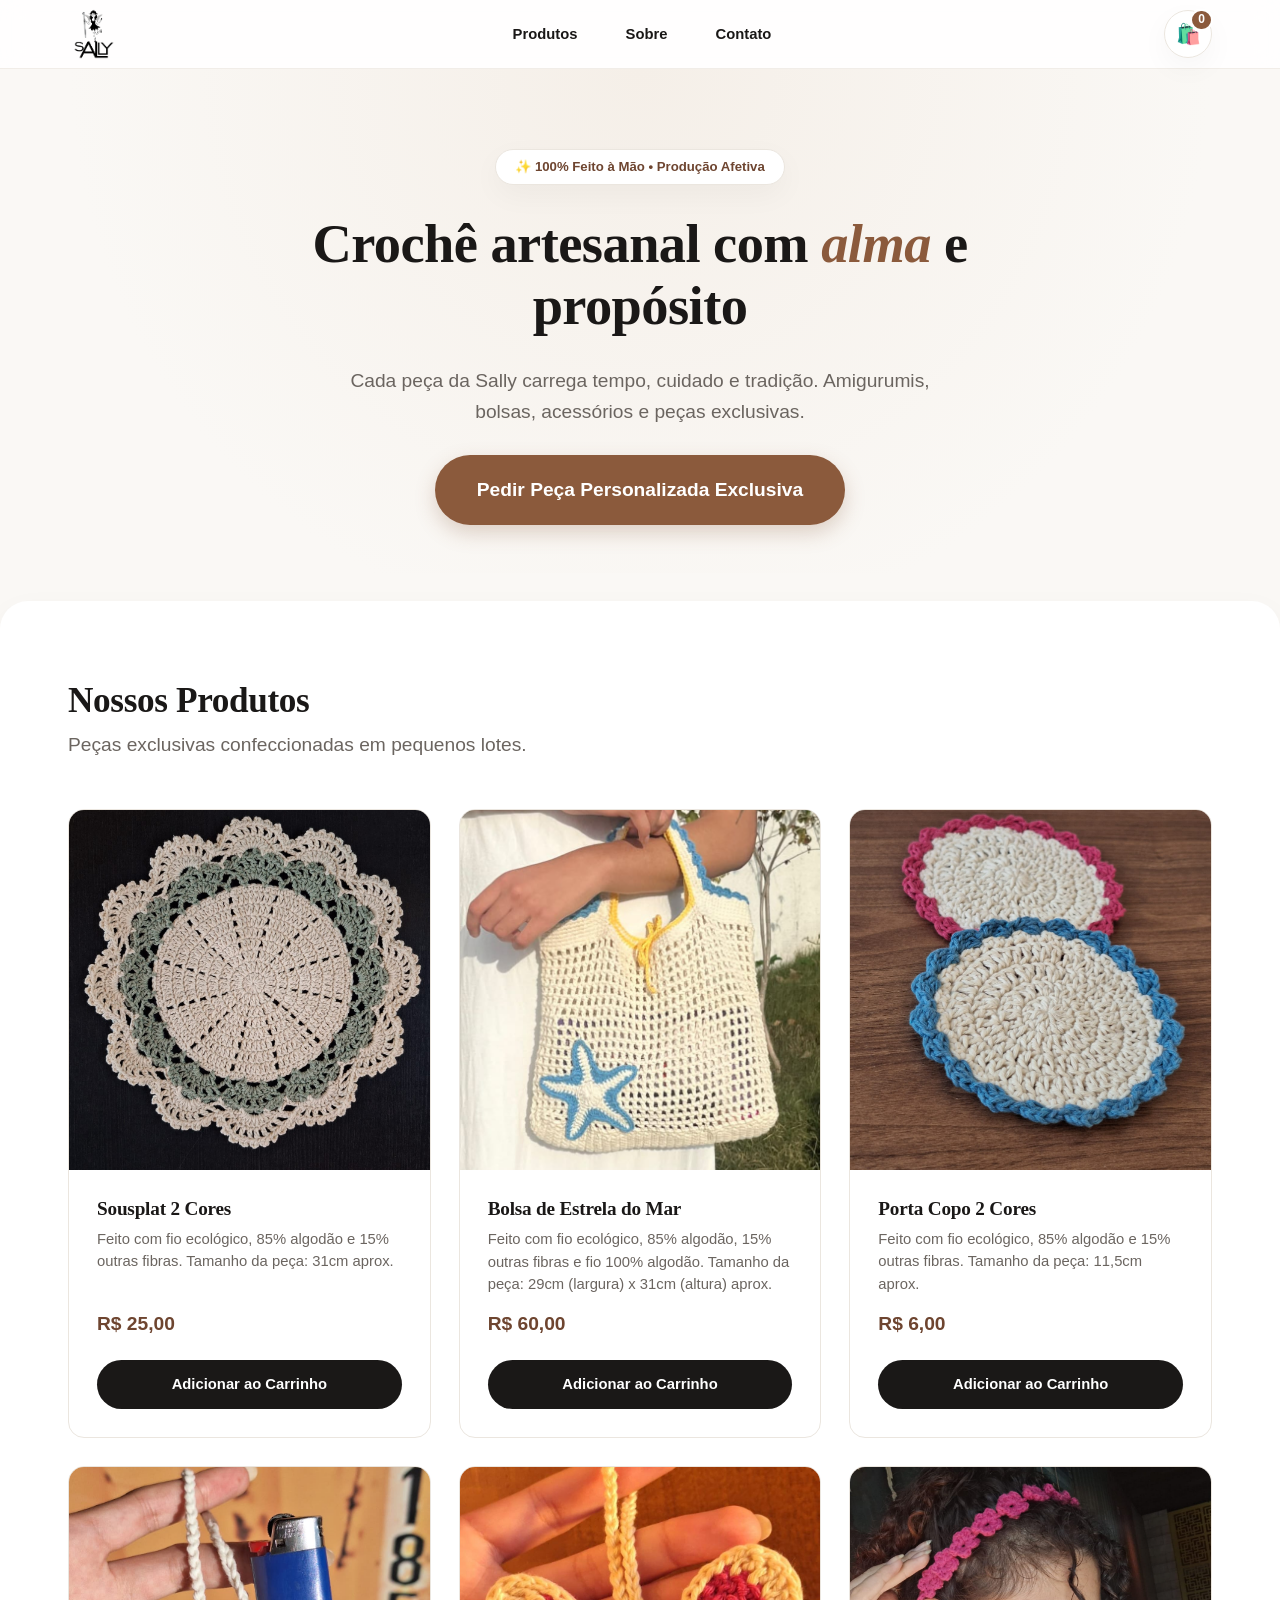
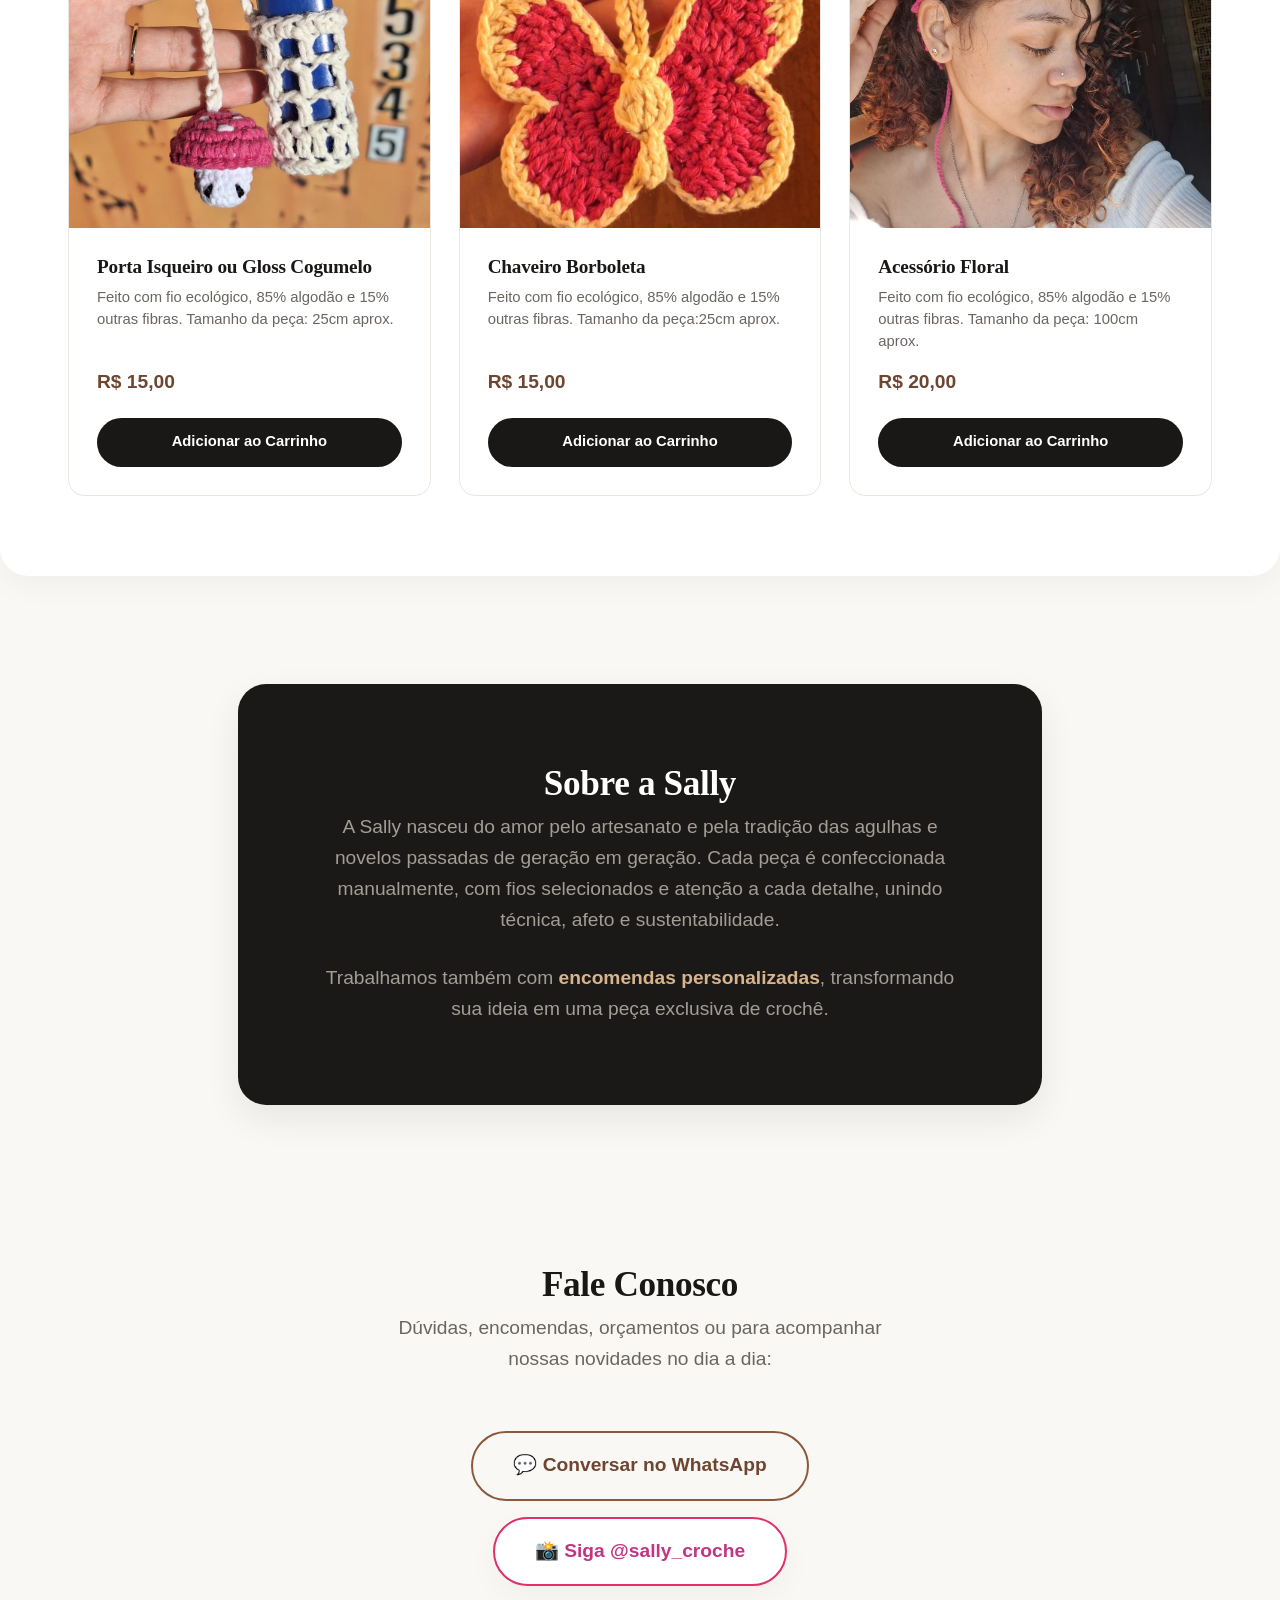
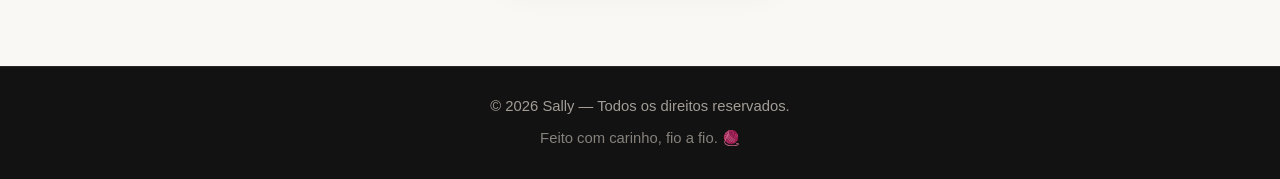
<file: index.html>
<!DOCTYPE html>
<html lang="pt-BR">
<head>
  <meta charset="UTF-8">
  <meta name="viewport" content="width=device-width, initial-scale=1.0">
  <title>Sally — Crochê Artesanal</title>
  <meta name="description" content="Peças de crochê artesanal feitas à mão com carinho. Amigurumis, bolsas, acessórios e encomendas personalizadas.">
  <meta name="theme-color" content="#8B5A3C">

  <!-- CSP Atualizado para permitir a fonte moderna do Google Fonts -->
  <meta http-equiv="Content-Security-Policy"
        content="default-src 'self'; img-src 'self' data:; script-src 'self'; style-src 'self' 'unsafe-inline' https://fonts.googleapis.com; font-src 'self' https://fonts.gstatic.com; object-src 'none'; base-uri 'self'; form-action 'self';">
  <meta http-equiv="X-Content-Type-Options" content="nosniff">
  <meta name="referrer" content="strict-origin-when-cross-origin">

  <!-- Fontes Google para Padrão 2026 (Playfair Display + Plus Jakarta Sans) -->
  <link rel="preconnect" href="https://fonts.googleapis.com">
  <link rel="preconnect" href="https://fonts.gstatic.com" crossorigin>
  <link href="https://fonts.googleapis.com/css2?family=Playfair+Display:ital,wght@0,600;0,700;1,400&family=Plus+Jakarta+Sans:wght@400;500;600;700&display=swap" rel="stylesheet">

  <link rel="stylesheet" href="./css/style.css">
  <link rel="stylesheet" href="./css/components.css">
  <link rel="stylesheet" href="./css/responsive.css">

  <link rel="icon" href="data:image/svg+xml,<svg xmlns=%22http://www.w3.org/2000/svg%22 viewBox=%220 0 100 100%22><text y=%22.9em%22 font-size=%2290%22>🧶</text></svg>">
</head>
<body>

  <!-- ============================ CABEÇALHO GLASS ============================ -->
  <header class="site-header" role="banner">
    <div class="container header__inner">
      <a href="#topo" class="brand" aria-label="Sally — página inicial">
        <img src="./assets/logo2.png" alt="Ateliê Crochê" class="brand__iconn">
      </a>

      <nav class="main-nav" aria-label="Navegação principal">
        <ul class="main-nav__list">
          <li><a href="#produtos">Produtos</a></li>
          <li><a href="#sobre">Sobre</a></li>
          <li><a href="#contato">Contato</a></li>
        </ul>
      </nav>

      <button
        id="cart-toggle"
        class="cart-button"
        type="button"
        aria-haspopup="dialog"
        aria-controls="cart-drawer"
        aria-expanded="false"
        aria-label="Abrir carrinho de compras">
        <span class="cart-button__icon" aria-hidden="true">🛍️</span>
        <span class="cart-button__count" id="cart-count">0</span>
      </button>
    </div>
  </header>

  <main id="topo">

    <!-- ============================ HERO 2026 ============================ -->
    <section class="hero" aria-labelledby="hero-title">
      <div class="container hero__inner">
        <div class="hero__badge">✨ 100% Feito à Mão • Produção Afetiva</div>
        <h1 id="hero-title" class="hero__title">
          Crochê artesanal com <em>alma</em> e propósito
        </h1>
        <p class="hero__subtitle">
          Cada peça da Sally carrega tempo, cuidado e tradição. Amigurumis, bolsas, acessórios e peças exclusivas.
        </p>

        <a
          id="custom-order-btn"
          class="btn btn--primary btn--lg"
          href="#"
          rel="noopener noreferrer"
          target="_blank">
          Pedir Peça Personalizada Exclusiva
        </a>
      </div>
    </section>

    <!-- ============================ CATÁLOGO ============================ -->
    <section id="produtos" class="catalog" aria-labelledby="catalog-title">
      <div class="container">
        <div class="catalog__header">
          <div>
            <h2 id="catalog-title" class="section-title">Nossos Produtos</h2>
            <p class="section-subtitle">
              Peças exclusivas confeccionadas em pequenos lotes.
            </p>
          </div>
        </div>

        <div id="product-grid" class="product-grid" aria-live="polite">
          <!-- Injetado via JS -->
        </div>
      </div>
    </section>

    <!-- ============================ SOBRE ============================ -->
    <section id="sobre" class="about" aria-labelledby="about-title">
      <div class="container about__inner">
        <div class="about__card">
          <h2 id="about-title" class="section-title">Sobre a Sally</h2>
          <p>
            A Sally nasceu do amor pelo artesanato e pela tradição das agulhas e novelos passadas de geração em geração. Cada peça é confeccionada manualmente, com fios selecionados e atenção a cada detalhe, unindo técnica, afeto e sustentabilidade.
          </p>
          <p>
            Trabalhamos também com <strong>encomendas personalizadas</strong>, transformando sua ideia em uma peça exclusiva de crochê.
          </p>
        </div>
      </div>
    </section>

    <!-- ============================ CONTATO ============================ -->
    <section id="contato" class="contact" aria-labelledby="contact-title">
      <div class="container contact__inner">
        <h2 id="contact-title" class="section-title">Fale Conosco</h2>
        <p class="section-subtitle">
          Dúvidas, encomendas, orçamentos ou para acompanhar nossas novidades no dia a dia:
        </p>

        <div class="contact__actions">
          <a
            id="contact-whatsapp-btn"
            class="btn btn--secondary btn--lg"
            href="#"
            rel="noopener noreferrer"
            target="_blank">
            💬 Conversar no WhatsApp
          </a>

          <a
            class="btn btn--instagram btn--lg"
            href="https://www.instagram.com/sally_croche"
            rel="noopener noreferrer"
            target="_blank"
            aria-label="Siga o Instagram da Sally Crochê">
            📸 Siga @sally_croche
          </a>
        </div>
      </div>
    </section>

  <!-- ============================ RODAPÉ ============================ -->
  <footer class="site-footer" role="contentinfo">
    <div class="container">
      <p>&copy; <span id="current-year"></span> Sally — Todos os direitos reservados.</p>
      <p class="footer__note">Feito com carinho, fio a fio. 🧶</p>
    </div>
  </footer>

  <!-- ============================ MODAL / DRAWER CARRINHO ============================ -->
  <div id="cart-overlay" class="cart-overlay" hidden></div>

  <aside
    id="cart-drawer"
    class="cart-drawer"
    role="dialog"
    aria-modal="true"
    aria-labelledby="cart-title"
    hidden>
    <div class="cart-drawer__header">
      <h2 id="cart-title">Seu Carrinho</h2>
      <button
        id="cart-close"
        class="cart-drawer__close"
        type="button"
        aria-label="Fechar carrinho">
        &times;
      </button>
    </div>

    <div id="cart-items" class="cart-drawer__items" aria-live="polite">
      <p class="cart-empty" id="cart-empty-msg">Seu carrinho está vazio.</p>
    </div>

    <div class="cart-drawer__footer">
      <div class="cart-total">
        <span>Total:</span>
        <strong id="cart-total-value">R$ 0,00</strong>
      </div>
      <button
        id="checkout-btn"
        class="btn btn--primary btn--block"
        type="button"
        disabled>
        Finalizar Compra no WhatsApp
      </button>
    </div>
  </aside>

  <script type="module" src="js/app.js"></script>
</body>
</html>
</file>
<file: css/style.css>
*,*::before,*::after{box-sizing:border-box;margin:0;padding:0}html{scroll-behavior:smooth;scroll-padding-top:80px}img{max-width:100%;display:block}button{font:inherit;cursor:pointer;border:none;background:none}a{text-decoration:none;color:inherit}ul{list-style:none}@media (prefers-reduced-motion:reduce){html{scroll-behavior:auto}*,*::before,*::after{animation-duration:0.01ms!important;animation-iteration-count:1!important;transition-duration:0.01ms!important}}:root{--color-black:#121212;--color-black-soft:#1A1918;--color-border-dark:#2A2826;--color-white:#FFF;--color-white-soft:#FAF8F5;--color-border-light:#EBE6DF;--color-text-dark:#1A1817;--color-text-light:#F7F5F2;--color-text-muted-dark:#6B6560;--color-text-muted-light:#A39D96;--color-brown:#8B5A3C;--color-brown-dark:#6E4530;--color-brown-light:#D9B38C;--color-brown-bg:#F5EFE8;--color-danger:#B33A2B;--font-display:'Playfair Display',Georgia,serif;--font-body:'Plus Jakarta Sans',-apple-system,sans-serif;--fs-xs:.825rem;--fs-sm:.925rem;--fs-base:1rem;--fs-md:1.2rem;--fs-lg:1.6rem;--fs-xl:2.2rem;--fs-xxl:3.4rem;--space-xs:.5rem;--space-sm:1rem;--space-md:1.75rem;--space-lg:3rem;--space-xl:5rem;--radius-sm:8px;--radius-md:16px;--radius-lg:28px;--radius-full:9999px;--shadow-soft:0 10px 30px rgba(0,0,0,.04);--shadow-medium:0 14px 35px rgba(27,25,24,.08);--shadow-strong:0 20px 50px rgba(0,0,0,.22);--max-width:1200px;--transition-base:0.25s cubic-bezier(.16,1,.3,1)}body{font-family:var(--font-body);color:var(--color-text-dark);background-color:var(--color-white-soft);line-height:1.6;font-size:var(--fs-base);-webkit-font-smoothing:antialiased}h1,h2,h3{font-family:var(--font-display);line-height:1.15;font-weight:700;letter-spacing:-.01em}a:focus-visible,button:focus-visible,input:focus-visible{outline:3px solid var(--color-brown);outline-offset:3px;border-radius:var(--radius-sm)}.container{width:100%;max-width:var(--max-width);margin-inline:auto;padding-inline:var(--space-md)}.section-title{font-size:var(--fs-xl);color:var(--color-text-dark);margin-bottom:var(--space-xs)}.section-subtitle{color:var(--color-text-muted-dark);margin-bottom:var(--space-lg);font-size:var(--fs-md);max-width:55ch}.site-header{position:sticky;top:0;z-index:40;background-color:rgba(255,255,255,.85);backdrop-filter:blur(12px);-webkit-backdrop-filter:blur(12px);border-bottom:1px solid rgba(235,230,223,.7);transition:var(--transition-base)}.header__inner{display:flex;align-items:center;justify-content:space-between;padding-block:var(--space-xs)}.brand__iconn{height:52px;width:auto;transition:transform var(--transition-base)}.brand:hover .brand__iconn{transform:scale(1.03)}.main-nav__list{display:flex;gap:var(--space-lg)}.main-nav a{font-weight:600;font-size:var(--fs-sm);color:var(--color-text-dark);transition:color var(--transition-base)}.main-nav a:hover{color:var(--color-brown)}.hero{position:relative;padding-block:var(--space-xl) var(--space-lg);background:radial-gradient(circle at 50% 0%,#F5EFE8 0%,var(--color-white-soft) 70%);text-align:center}.hero__inner{max-width:820px;margin-inline:auto;display:flex;flex-direction:column;align-items:center;gap:var(--space-md)}.hero__badge{display:inline-flex;align-items:center;padding:.4rem 1.2rem;background-color:var(--color-white);border:1px solid var(--color-border-light);border-radius:var(--radius-full);font-size:var(--fs-xs);font-weight:600;color:var(--color-brown-dark);box-shadow:var(--shadow-soft)}.hero__title{font-size:var(--fs-xxl);color:var(--color-text-dark)}.hero__title em{font-style:italic;color:var(--color-brown)}.hero__subtitle{color:var(--color-text-muted-dark);font-size:var(--fs-md);max-width:60ch}.catalog{padding-block:var(--space-xl);background-color:var(--color-white);border-radius:var(--radius-lg);box-shadow:var(--shadow-soft);margin-block:var(--space-md)}.about{padding-block:var(--space-xl)}.about__inner{max-width:860px;margin-inline:auto}.about__card{background-color:var(--color-black-soft);color:var(--color-text-light);padding:var(--space-xl);border-radius:var(--radius-lg);box-shadow:var(--shadow-medium);text-align:center}.about__card .section-title{color:var(--color-white)}.about__card p{color:var(--color-text-muted-light);font-size:var(--fs-md)}.about__card p+p{margin-top:var(--space-md)}.about__card strong{color:var(--color-brown-light)}.contact{padding-block:var(--space-xl);text-align:center}.contact__inner{max-width:600px;margin-inline:auto;display:flex;flex-direction:column;align-items:center}.site-footer{background-color:var(--color-black);color:var(--color-text-muted-light);text-align:center;padding-block:var(--space-md);font-size:var(--fs-sm);border-top:1px solid var(--color-border-dark)}.footer__note{opacity:.8;margin-top:var(--space-xs)}[hidden]{display:none!important}
</file>
<file: css/components.css>
.btn{display:inline-flex;align-items:center;justify-content:center;gap:.6rem;padding:.9rem 2rem;border-radius:var(--radius-full);font-weight:700;font-size:var(--fs-base);transition:all var(--transition-base);border:2px solid #fff0}.btn--primary{background-color:var(--color-brown);color:var(--color-white);box-shadow:0 8px 20px rgb(139 90 60 / .25)}.btn--primary:hover,.btn--primary:focus-visible{background-color:var(--color-brown-dark);transform:translateY(-3px);box-shadow:0 12px 28px rgb(110 69 48 / .35)}.btn--secondary{background-color:#fff0;border-color:var(--color-brown);color:var(--color-brown-dark)}.btn--secondary:hover,.btn--secondary:focus-visible{background-color:var(--color-brown);color:var(--color-white);transform:translateY(-2px)}.btn--lg{padding:1.1rem 2.5rem;font-size:var(--fs-md)}.btn--block{width:100%}.btn:disabled{opacity:.4;cursor:not-allowed;transform:none!important;box-shadow:none!important}.cart-button{position:relative;display:inline-flex;align-items:center;justify-content:center;width:48px;height:48px;border-radius:var(--radius-full);background-color:var(--color-white);border:1px solid var(--color-border-light);font-size:1.25rem;box-shadow:var(--shadow-soft);transition:var(--transition-base)}.cart-button:hover{transform:scale(1.05);border-color:var(--color-brown-light)}.cart-button__count{position:absolute;top:-2px;right:-2px;min-width:22px;height:22px;padding:0 6px;border-radius:var(--radius-full);background-color:var(--color-brown);color:var(--color-white);font-size:.75rem;font-weight:700;display:flex;align-items:center;justify-content:center;border:2px solid var(--color-white)}.product-grid{display:grid;grid-template-columns:repeat(auto-fill,minmax(280px,1fr));gap:var(--space-md)}.product-card{background-color:var(--color-white);border:1px solid var(--color-border-light);border-radius:var(--radius-md);overflow:hidden;display:flex;flex-direction:column;transition:transform var(--transition-base),box-shadow var(--transition-base),border-color var(--transition-base)}.product-card:hover{transform:translateY(-6px);box-shadow:var(--shadow-medium);border-color:var(--color-brown-light)}.product-card__image-wrap{aspect-ratio:1 / 1;background-color:var(--color-brown-bg);overflow:hidden;position:relative}.product-card__image{width:100%;height:100%;object-fit:cover;transition:transform 0.5s ease}.product-card:hover .product-card__image{transform:scale(1.04)}.product-card__body{padding:var(--space-md);display:flex;flex-direction:column;gap:.5rem;flex:1}.product-card__name{font-family:var(--font-display);font-size:var(--fs-md);color:var(--color-text-dark)}.product-card__desc{color:var(--color-text-muted-dark);font-size:var(--fs-sm);flex:1;line-height:1.5}.product-card__price{font-weight:700;color:var(--color-brown-dark);font-size:var(--fs-md);margin-top:.4rem}.product-card__add-btn{margin-top:.75rem;background-color:var(--color-text-dark);color:var(--color-white);border-radius:var(--radius-full);padding:.8rem 1.2rem;font-weight:700;font-size:var(--fs-sm);transition:var(--transition-base)}.product-card__add-btn:hover{background-color:var(--color-brown);transform:translateY(-1px)}.product-card__add-btn.is-added{background-color:var(--color-brown-dark)}.cart-overlay{position:fixed;inset:0;background-color:rgb(18 18 18 / .4);backdrop-filter:blur(4px);-webkit-backdrop-filter:blur(4px);z-index:50;animation:fadeIn var(--transition-base)}@keyframes fadeIn{from{opacity:0}to{opacity:1}}.cart-drawer{position:fixed;top:0;right:0;bottom:0;height:100%;width:min(440px,100%);background-color:var(--color-white);box-shadow:var(--shadow-strong);z-index:60;display:flex;flex-direction:column;animation:slideIn var(--transition-base)}@keyframes slideIn{from{transform:translateX(100%)}to{transform:translateX(0)}}.cart-drawer__header{display:flex;align-items:center;justify-content:space-between;padding:var(--space-md);border-bottom:1px solid var(--color-border-light)}.cart-drawer__header h2{font-size:var(--fs-lg);color:var(--color-text-dark)}.cart-drawer__close{font-size:2rem;line-height:1;color:var(--color-text-muted-dark);padding:.2rem .6rem;border-radius:var(--radius-sm);transition:var(--transition-base)}.cart-drawer__close:hover{color:var(--color-brown);background-color:var(--color-brown-bg)}.cart-drawer__items{flex:1;overflow-y:auto;padding:var(--space-md);display:flex;flex-direction:column;gap:var(--space-md)}.cart-empty{color:var(--color-text-muted-dark);text-align:center;margin-top:var(--space-xl);font-size:var(--fs-md)}.cart-item{display:flex;gap:var(--space-sm);align-items:center;border-bottom:1px solid var(--color-border-light);padding-bottom:var(--space-sm)}.cart-item__image{width:70px;height:70px;border-radius:var(--radius-sm);object-fit:cover;background-color:var(--color-brown-bg);flex-shrink:0}.cart-item__info{flex:1;min-width:0}.cart-item__name{font-weight:700;font-size:var(--fs-sm);color:var(--color-text-dark);white-space:nowrap;overflow:hidden;text-overflow:ellipsis}.cart-item__meta{color:var(--color-text-muted-dark);font-size:var(--fs-xs);display:flex;align-items:center;gap:.75rem;margin-top:.4rem}.cart-item__qty-controls{display:inline-flex;align-items:center;gap:.5rem;border:1px solid var(--color-border-light);border-radius:var(--radius-full);padding:.2rem .6rem;background-color:var(--color-white-soft)}.cart-item__qty-btn{font-weight:700;color:var(--color-text-dark);width:22px;text-align:center}.cart-item__remove{color:var(--color-danger);font-size:var(--fs-xs);font-weight:600;text-decoration:underline;margin-left:auto}.cart-item__subtotal{font-weight:700;font-size:var(--fs-sm);color:var(--color-text-dark)}.cart-drawer__footer{padding:var(--space-md);border-top:1px solid var(--color-border-light);background-color:var(--color-white-soft);display:flex;flex-direction:column;gap:var(--space-sm)}.cart-total{display:flex;justify-content:space-between;align-items:center;font-size:var(--fs-md);color:var(--color-text-dark);font-weight:700}.contact__actions{display:flex;flex-wrap:wrap;gap:var(--space-sm);justify-content:center;align-items:center;width:100%;margin-top:var(--space-xs)}.btn--instagram{position:relative;background-color:#fff;border:2px solid #E1306C;color:#C13584!important;box-shadow:var(--shadow-soft);overflow:hidden;z-index:1;transition:color 0.3s ease,border-color 0.3s ease,transform 0.3s ease,box-shadow 0.3s ease}.btn--instagram::before{content:'';position:absolute;inset:0;background:linear-gradient(45deg,#f09433 0%,#e6683c 25%,#dc2743 50%,#cc2366 75%,#bc1888 100%);opacity:0;z-index:-1;transition:opacity 0.3s ease}.btn--instagram:hover,.btn--instagram:focus-visible{color:#ffffff!important;border-color:#fff0;transform:translateY(-3px);box-shadow:0 10px 25px rgb(225 48 108 / .35)}.btn--instagram:hover::before,.btn--instagram:focus-visible::before{opacity:1}
</file>
<file: css/responsive.css>
@media (max-width:640px){.hero__title{font-size:2.2rem}.hero__subtitle{font-size:var(--fs-base)}.main-nav{display:none}.btn--lg{width:100%;padding:1rem 1.5rem}.cart-drawer{width:100%}.product-grid{grid-template-columns:repeat(auto-fill,minmax(200px,1fr));gap:var(--space-sm)}.about__card{padding:var(--space-md)}}@media (min-width:1024px){.product-grid{grid-template-columns:repeat(auto-fill,minmax(300px,1fr))}}
</file>
